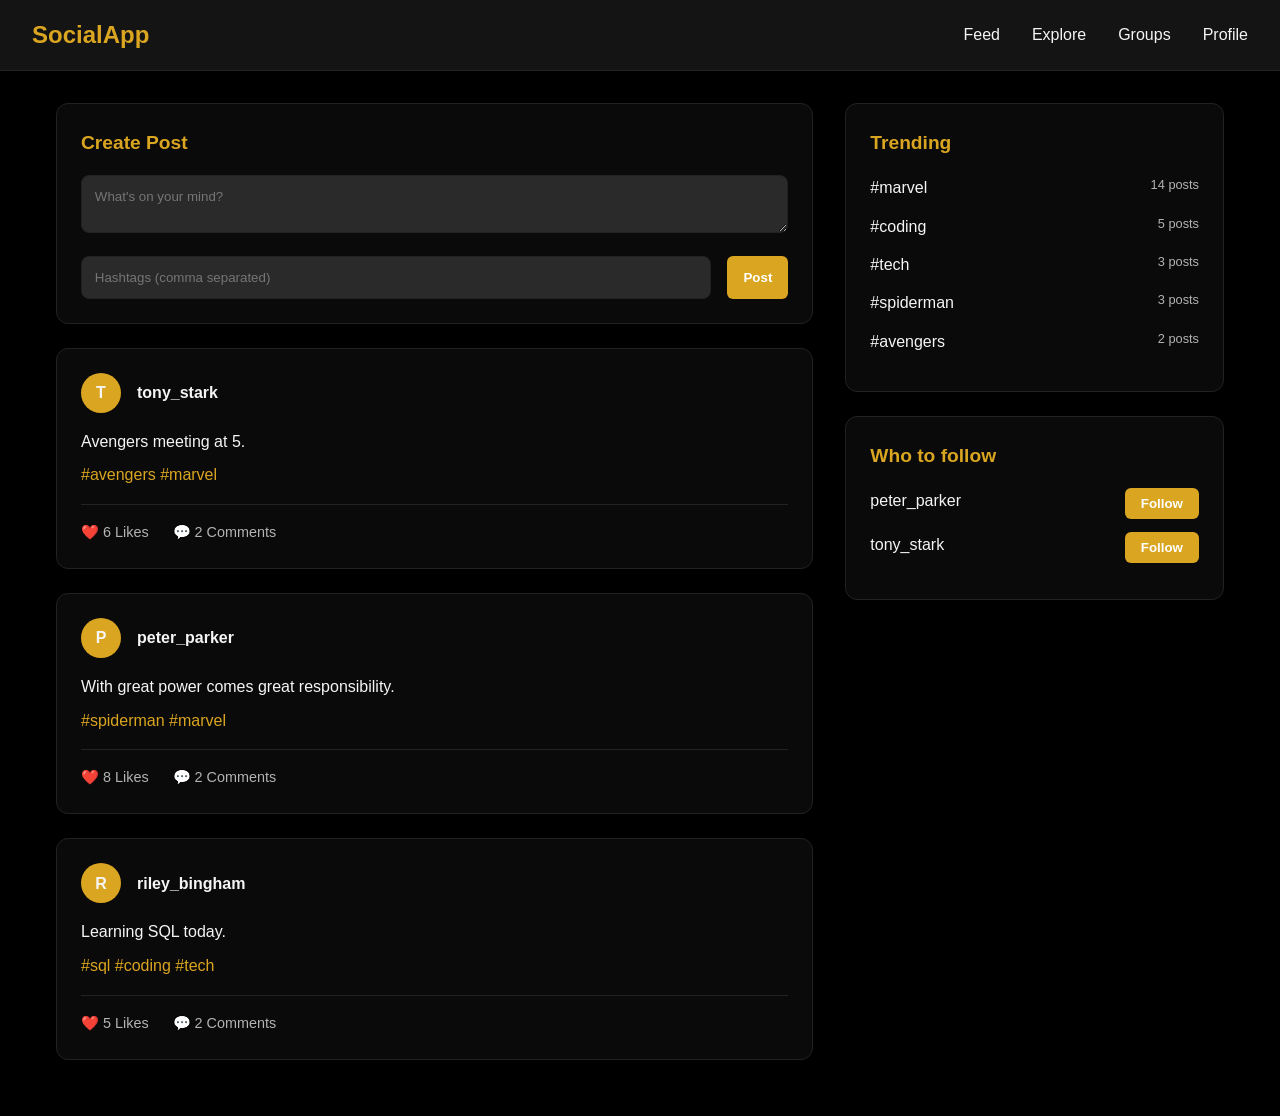
<file: index.html>
<!DOCTYPE html>
<html lang="en">
<head>
    <meta charset="UTF-8">
    <meta name="viewport" content="width=device-width, initial-scale=1.0">
    <title>Antar-PantarApp | Feed</title>
    <link rel="stylesheet" href="index.css">
</head>
<body>
    <nav class="navbar" id="navbar"></nav>

    <div class="container">
        <main id="feed">

```
        </main>

        <aside>
            <div class="card" id="trending">
                <!-- Trending hashtags will be rendered here -->
            </div>
            
            <div class="card">
                <h2 class="sidebar-title">Who to follow</h2>
                <ul class="tag-list">
                    <li class="tag-item">
                        <span class="tag-name">peter_parker</span>
                        <button class="btn">Follow</button>
                    </li>
                    <li class="tag-item">
                        <span class="tag-name">tony_stark</span>
                        <button class="btn">Follow</button>
                    </li>
                </ul>
            </div>
        </aside>
    </div>

    <script src="main.js"></script>
</body>
</html>
</file>
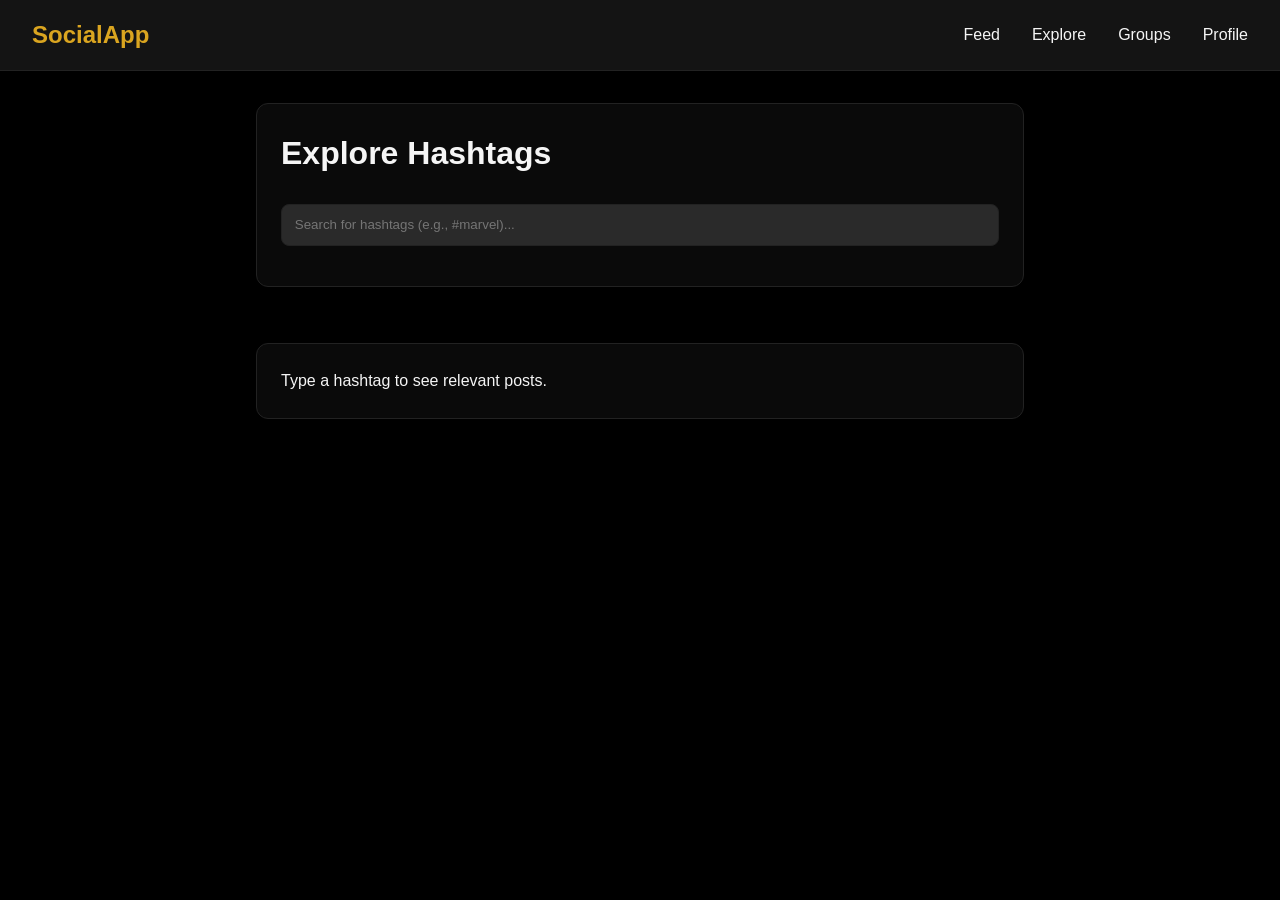
<file: explore.html>
<!DOCTYPE html>
<html lang="en">

<head>
    <meta charset="UTF-8">
    <meta name="viewport" content="width=device-width, initial-scale=1.0">
    <title>SocialApp | Explore</title>
    <link rel="stylesheet" href="index.css">
</head>

<body>
    <nav class="navbar" id="navbar"></nav>

    <div class="container" style="grid-template-columns: 1fr; max-width: 800px;">
        <div class="card">
            <h1 style="margin-bottom: 1.5rem;">Explore Hashtags</h1>
            <div class="input-group">
                <input type="text" id="hashtag-search" placeholder="Search for hashtags (e.g., #marvel)..."
                    onkeyup="filterHashtags()">
            </div>
        </div>

        <div id="explore-results">
            <!-- Filtered posts will appear here -->
        </div>
    </div>

    <script src="main.js"></script>
    <script>
        function filterHashtags() {
            const query = document.getElementById('hashtag-search').value.toLowerCase();
            const resultsEl = document.getElementById('explore-results');

            if (!query) {
                resultsEl.innerHTML = '<div class="card">Type a hashtag to see relevant posts.</div>';
                return;
            }

            const filtered = posts.filter(p =>
                p.hashtags.some(h => h.toLowerCase().includes(query))
            );

            if (filtered.length === 0) {
                resultsEl.innerHTML = '<div class="card">No posts found with that hashtag.</div>';
            } else {
                resultsEl.innerHTML = filtered.map(renderPost).join('');
            }
        }
        window.onload = () => {
            renderNavbar();
            filterHashtags();
        };
    </script>
</body>

</html>
</file>
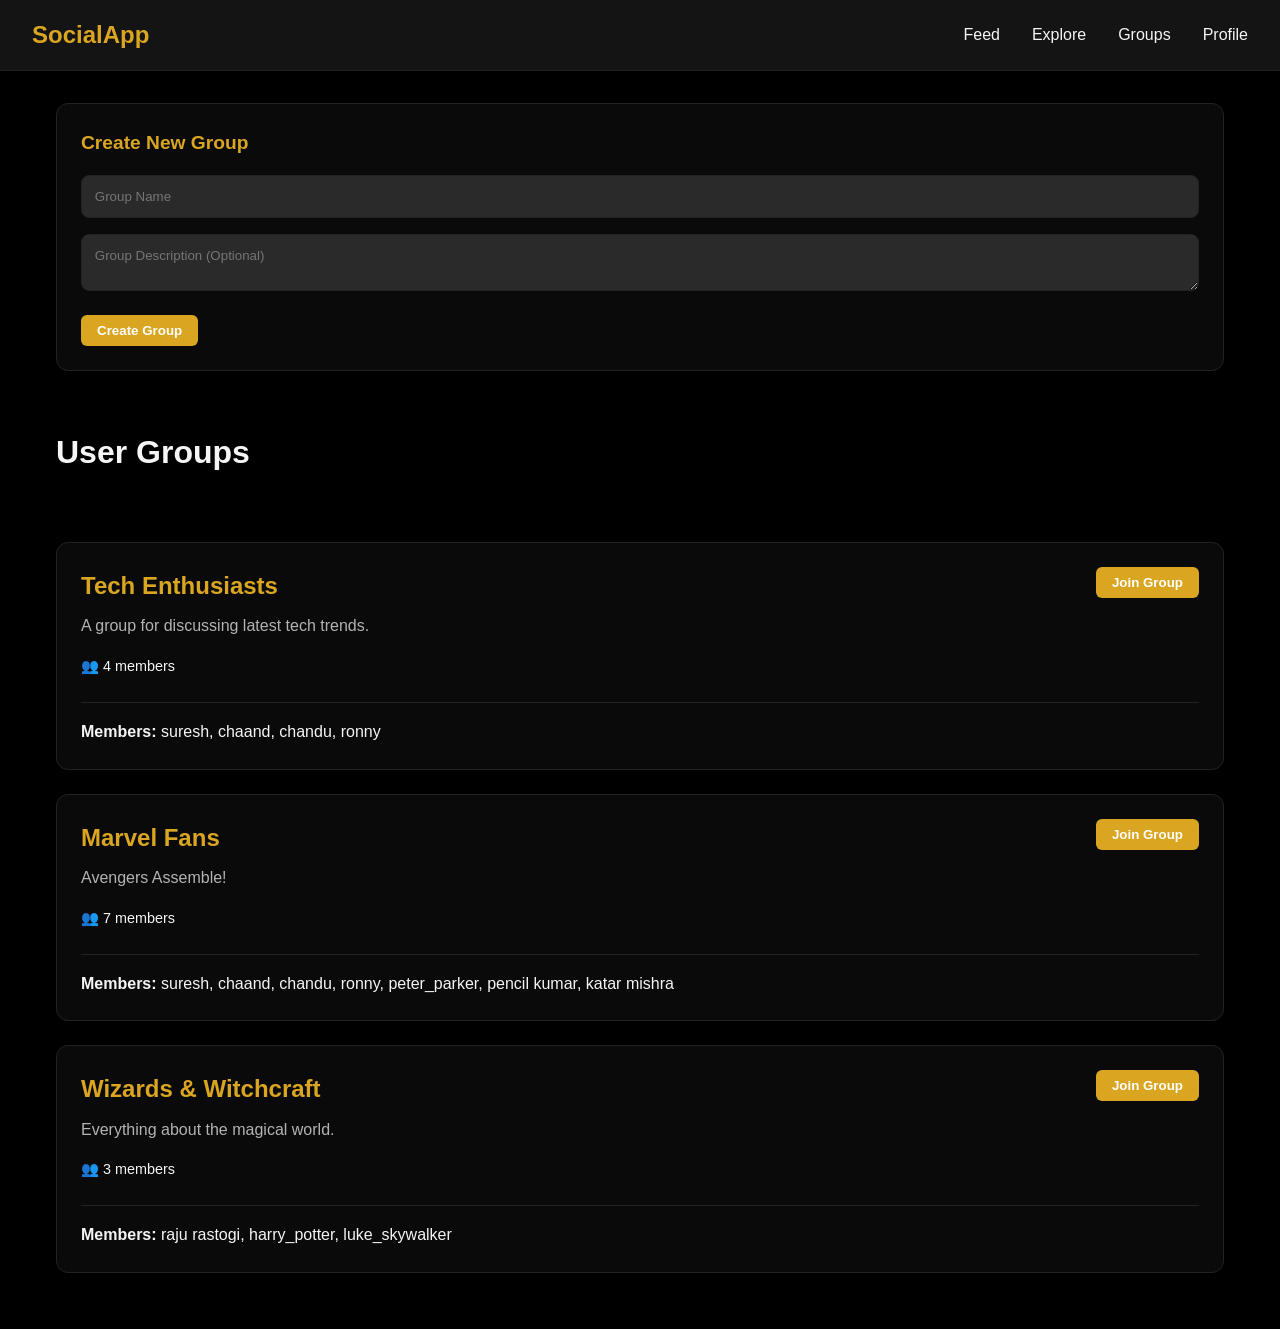
<file: groups.html>
<!DOCTYPE html>
<html lang="en">

<head>
    <meta charset="UTF-8">
    <meta name="viewport" content="width=device-width, initial-scale=1.0">
    <title>SocialApp | Groups</title>
    <link rel="stylesheet" href="index.css">
</head>

<body>
    <nav class="navbar" id="navbar"></nav>

    <div class="container" style="grid-template-columns: 1fr;">
        <div class="card">
            <h2 class="sidebar-title">Create New Group</h2>
            <div class="input-group" style="margin-bottom: 1rem;">
                <input type="text" id="group-name" placeholder="Group Name">
            </div>
            <div class="input-group" style="margin-bottom: 1rem;">
                <textarea id="group-desc" placeholder="Group Description (Optional)"></textarea>
            </div>
            <button class="btn" onclick="createGroup()">Create Group</button>
        </div>

        <h1 style="margin-bottom: 2rem;">User Groups</h1>

        <div id="groups-list">
            
        </div>
    </div>

    <script src="main.js"></script>
</body>

</html>
</file>
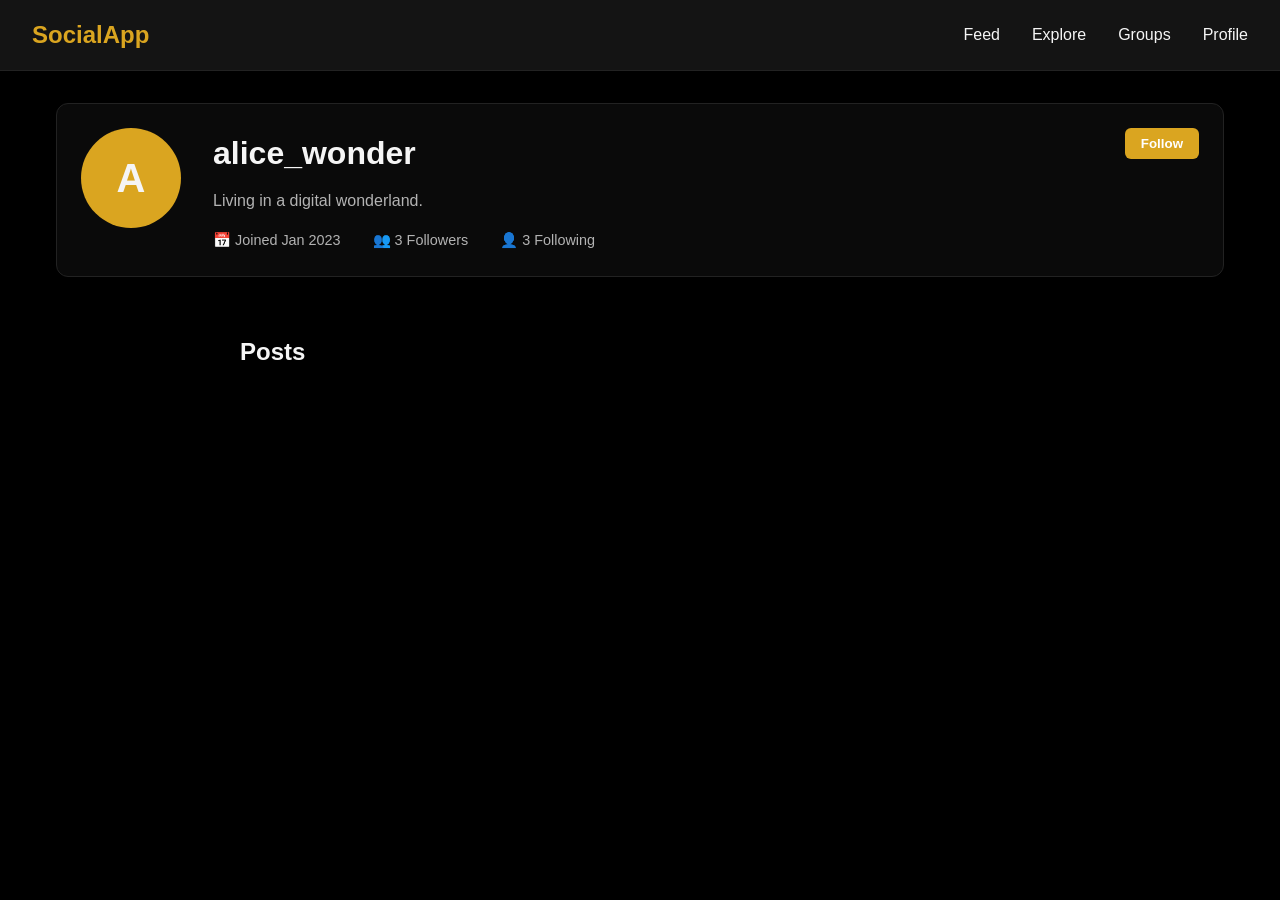
<file: profile.html>
<!DOCTYPE html>
<html lang="en">

<head>
    <meta charset="UTF-8">
    <meta name="viewport" content="width=device-width, initial-scale=1.0">
    <title>AntarPantarApp | Profile</title>
    <link rel="stylesheet" href="index.css">
</head>

<body>
    <nav class="navbar" id="navbar"></nav>
    <div class="container" style="grid-template-columns: 1fr;">
        <div class="card">
            <div style="display: flex; gap: 2rem; align-items: start;">
                <div class="avatar" style="width: 100px; height: 100px; font-size: 2.5rem;">A</div>
                <div>
                    <h1 id="prof-username" style="font-size: 2rem; margin-bottom: 0.5rem;">alice_wonder</h1>
                    <p id="prof-bio" style="color: var(--text-secondary); margin-bottom: 1rem;">Living in a digital
                        wonderland.</p>
                    <div style="display: flex; gap: 2rem; font-size: 0.9rem; color: var(--text-secondary);">
                        <span>📅 Joined Jan 2023</span>
                        <span>👥 3 Followers</span>
                        <span>👤 3 Following</span>
                    </div>
                </div>
                <div style="margin-left: auto;">
                    <button class="btn">Follow</button>
                </div>
            </div>
        </div>
        <div style="max-width: 800px; margin: 0 auto; width: 100%;">
            <h2 style="margin-bottom: 1.5rem;">Posts</h2>
            <div id="profile-feed">
                
            </div>
        </div>
    </div>
    <script src="main.js"></script>
</body>

</html>
</file>
<file: index.css>
:root {
    --bg-color: #000000;
    --card-bg: #0a0a0a;
    --accent: #daa520;
    --accent-hover: #ffcf40;
    --text-primary: #f5f5f5;
    --text-secondary: #b3b3b3;
    --border: #222222;
    --shadow: 0 4px 12px rgba(218, 165, 32, 0.1);
}

* {
    margin: 0;
    padding: 0;
    box-sizing: border-box;
}

body {
    background-color: var(--bg-color);
    color: var(--text-primary);
    font-family: 'Inter', sans-serif;
    line-height: 1.6;
}

a {
    color: inherit;
    text-decoration: none;
}

.navbar {
    background: rgba(26, 26, 26, 0.8);
    backdrop-filter: blur(10px);
    border-bottom: 1px solid var(--border);
    padding: 1rem 2rem;
    position: sticky;
    top: 0;
    z-index: 1000;
    display: flex;
    justify-content: space-between;
    align-items: center;
}

.logo {
    font-family: 'DM Sans', sans-serif;
    font-weight: 700;
    font-size: 1.5rem;
    color: var(--accent);
}

.nav-links {
    display: flex;
    gap: 2rem;
}

.nav-links a:hover {
    color: var(--accent);
}

.container {
    max-width: 1200px;
    margin: 2rem auto;
    display: grid;
    grid-template-columns: 2fr 1fr;
    gap: 2rem;
    padding: 0 1rem;
}

@media (max-width: 900px) {
    .container {
        grid-template-columns: 1fr;
    }
}

.card {
    background: var(--card-bg);
    border-radius: 12px;
    padding: 1.5rem;
    border: 1px solid var(--border);
    margin-bottom: 1.5rem;
    transition: transform 0.2s;
}

.card:hover {
    transform: translateY(-2px);
    border-color: var(--accent);
}

.post-header {
    display: flex;
    align-items: center;
    gap: 1rem;
    margin-bottom: 1rem;
}

.avatar {
    width: 40px;
    height: 40px;
    border-radius: 50%;
    background: var(--accent);
    display: flex;
    align-items: center;
    justify-content: center;
    font-weight: bold;
}

.post-user {
    font-weight: 600;
}

.post-content {
    margin-bottom: 1rem;
}

.post-footer {
    display: flex;
    gap: 1.5rem;
    color: var(--text-secondary);
    font-size: 0.9rem;
    border-top: 1px solid var(--border);
    padding-top: 1rem;
}

.action-btn {
    cursor: pointer;
    transition: color 0.2s;
}

.action-btn:hover {
    color: var(--accent);
}

.sidebar-title {
    font-size: 1.2rem;
    margin-bottom: 1rem;
    color: var(--accent);
}

.tag-list {
    list-style: none;
}

.tag-item {
    margin-bottom: 0.8rem;
    display: flex;
    justify-content: space-between;
}

.tag-name {
    font-weight: 500;
}

.tag-count {
    color: var(--text-secondary);
    font-size: 0.8rem;
}

.btn {
    background: var(--accent);
    color: white;
    border: none;
    padding: 0.5rem 1rem;
    border-radius: 6px;
    cursor: pointer;
    font-weight: 600;
    transition: background 0.2s;
}

.btn:hover {
    background: var(--accent-hover);
}

.input-group {
    margin-bottom: 1rem;
}

input,
textarea,
select {
    width: 100%;
    padding: 0.8rem;
    border-radius: 8px;
    border: 1px solid var(--border);
    background: #2a2a2a;
    color: var(--text-primary);
    font-family: inherit;
}

input:focus {
    outline: none;
    border-color: var(--accent);
}
</file>
